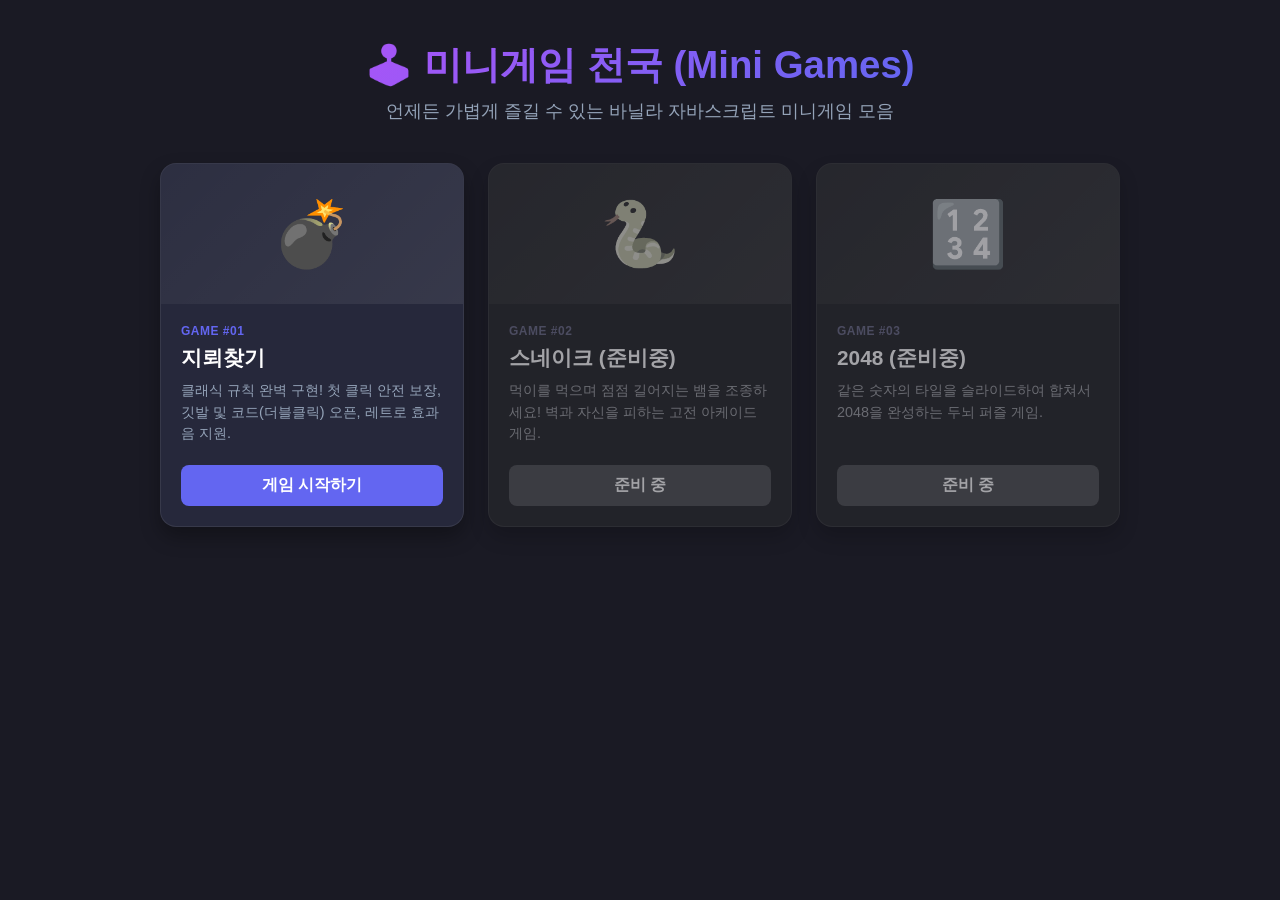
<file: index.html>
<!DOCTYPE html>
<html lang="ko">
<head>
  <meta charset="UTF-8">
  <meta name="viewport" content="width=device-width, initial-scale=1.0">
  <title>미니게임 천국 - Game Hub</title>
  <style>
    :root {
      --bg-color: #1a1a24;
      --card-bg: #26283b;
      --accent: #6366f1;
      --accent-hover: #4f46e5;
      --text: #ffffff;
      --text-muted: #94a3b8;
    }

    * {
      box-sizing: border-box;
      margin: 0;
      padding: 0;
    }

    body {
      background-color: var(--bg-color);
      color: var(--text);
      font-family: -apple-system, BlinkMacSystemFont, "Segoe UI", Roboto, "Helvetica Neue", Arial, sans-serif;
      min-height: 100vh;
      display: flex;
      flex-direction: column;
      align-items: center;
      padding: 40px 20px;
    }

    header {
      text-align: center;
      margin-bottom: 40px;
    }

    h1 {
      font-size: 2.4rem;
      font-weight: 800;
      background: linear-gradient(135deg, #a855f7, #6366f1);
      -webkit-background-clip: text;
      -webkit-text-fill-color: transparent;
      margin-bottom: 8px;
    }

    p.subtitle {
      color: var(--text-muted);
      font-size: 1.1rem;
    }

    .game-grid {
      display: grid;
      grid-template-columns: repeat(auto-fill, minmax(260px, 1fr));
      gap: 24px;
      width: 100%;
      max-width: 960px;
    }

    .game-card {
      background: var(--card-bg);
      border-radius: 16px;
      overflow: hidden;
      border: 1px solid rgba(255, 255, 255, 0.08);
      box-shadow: 0 10px 20px rgba(0,0,0,0.3);
      transition: all 0.3s cubic-bezier(0.4, 0, 0.2, 1);
      display: flex;
      flex-direction: column;
      position: relative;
    }

    .game-card:hover {
      transform: translateY(-6px);
      box-shadow: 0 18px 30px rgba(99, 102, 241, 0.25);
      border-color: rgba(99, 102, 241, 0.4);
    }

    .card-thumbnail {
      height: 140px;
      display: flex;
      align-items: center;
      justify-content: center;
      font-size: 64px;
      background: linear-gradient(135deg, rgba(255,255,255,0.03), rgba(255,255,255,0.08));
    }

    .card-content {
      padding: 20px;
      display: flex;
      flex-direction: column;
      flex: 1;
    }

    .card-tag {
      font-size: 12px;
      font-weight: bold;
      color: var(--accent);
      text-transform: uppercase;
      margin-bottom: 6px;
      letter-spacing: 0.5px;
    }

    .card-title {
      font-size: 1.3rem;
      font-weight: 700;
      margin-bottom: 8px;
    }

    .card-desc {
      font-size: 0.9rem;
      color: var(--text-muted);
      line-height: 1.5;
      margin-bottom: 20px;
      flex: 1;
    }

    .play-btn {
      display: inline-block;
      text-align: center;
      padding: 10px 16px;
      background-color: var(--accent);
      color: #fff;
      text-decoration: none;
      font-weight: 600;
      border-radius: 8px;
      transition: background 0.2s;
    }

    .play-btn:hover {
      background-color: var(--accent-hover);
    }

    .coming-soon {
      opacity: 0.6;
      filter: grayscale(0.8);
      cursor: not-allowed;
    }

    .coming-soon:hover {
      transform: none;
      box-shadow: none;
      border-color: rgba(255, 255, 255, 0.08);
    }

    .coming-soon .play-btn {
      background-color: #4b5563;
      pointer-events: none;
    }
  </style>
</head>
<body>

  <header>
    <h1>🕹️ 미니게임 천국 (Mini Games)</h1>
    <p class="subtitle">언제든 가볍게 즐길 수 있는 바닐라 자바스크립트 미니게임 모음</p>
  </header>

  <main class="game-grid">
    <!-- 게임 1: 지뢰찾기 -->
    <article class="game-card">
      <div class="card-thumbnail">💣</div>
      <div class="card-content">
        <span class="card-tag">Game #01</span>
        <h2 class="card-title">지뢰찾기</h2>
        <p class="card-desc">클래식 규칙 완벽 구현! 첫 클릭 안전 보장, 깃발 및 코드(더블클릭) 오픈, 레트로 효과음 지원.</p>
        <a href="games/minesweeper/index.html" class="play-btn">게임 시작하기</a>
      </div>
    </article>

    <!-- 게임 2: 예정 (스네이크) -->
    <article class="game-card coming-soon">
      <div class="card-thumbnail">🐍</div>
      <div class="card-content">
        <span class="card-tag">Game #02</span>
        <h2 class="card-title">스네이크 (준비중)</h2>
        <p class="card-desc">먹이를 먹으며 점점 길어지는 뱀을 조종하세요! 벽과 자신을 피하는 고전 아케이드 게임.</p>
        <span class="play-btn">준비 중</span>
      </div>
    </article>

    <!-- 게임 3: 예정 (2048) -->
    <article class="game-card coming-soon">
      <div class="card-thumbnail">🔢</div>
      <div class="card-content">
        <span class="card-tag">Game #03</span>
        <h2 class="card-title">2048 (준비중)</h2>
        <p class="card-desc">같은 숫자의 타일을 슬라이드하여 합쳐서 2048을 완성하는 두뇌 퍼즐 게임.</p>
        <span class="play-btn">준비 중</span>
      </div>
    </article>
  </main>

</body>
</html>
</file>
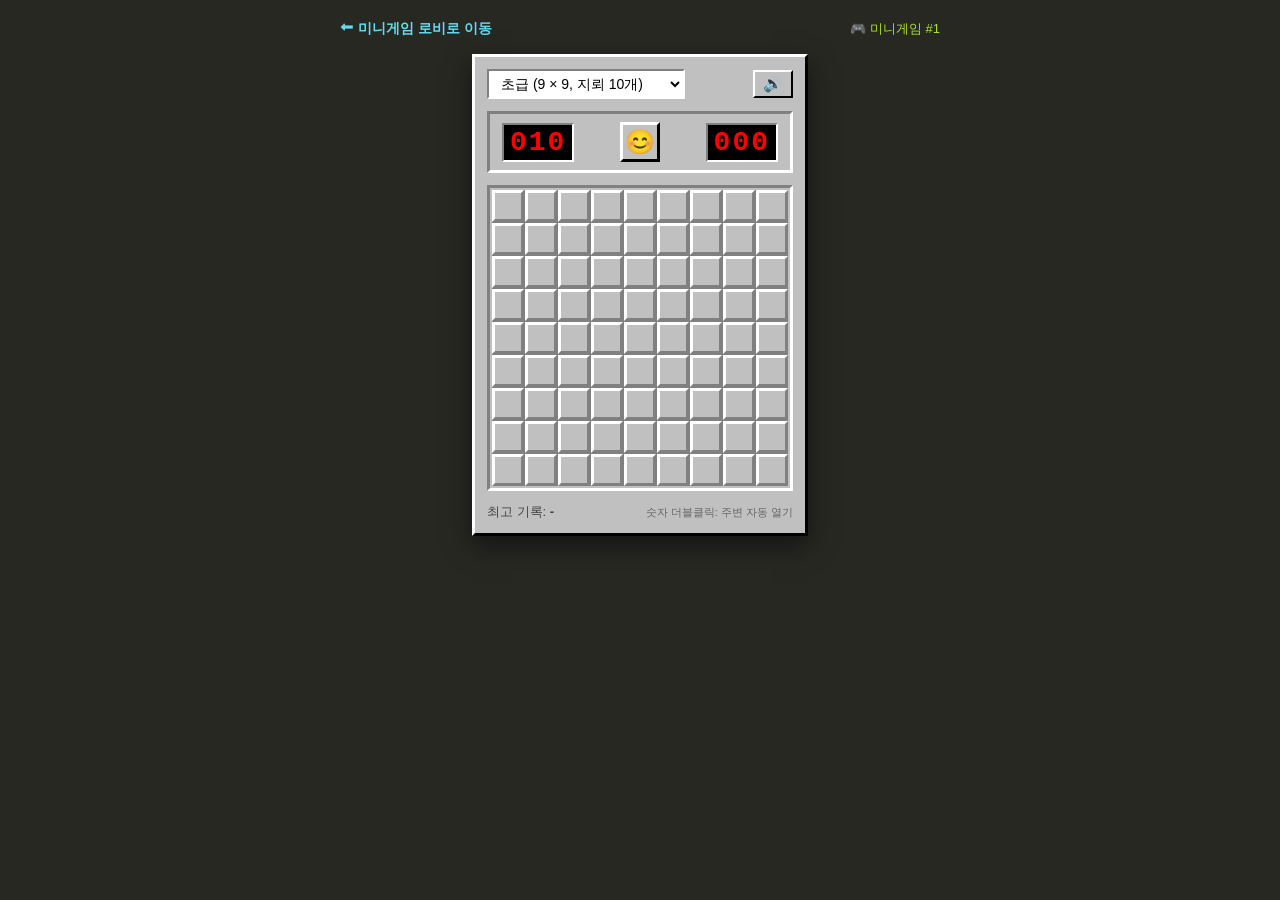
<file: games/minesweeper/index.html>
<!DOCTYPE html>
<html lang="ko">
<head>
  <meta charset="UTF-8">
  <meta name="viewport" content="width=device-width, initial-scale=1.0">
  <title>미니게임 #1 - 지뢰찾기 (Minesweeper)</title>
  <link rel="stylesheet" href="./css/style.css">
</head>
<body>

  <!-- 상단 네비게이션 (허브 이동 및 미니게임 번호) -->
  <header class="nav-bar">
    <a href="../../index.html" class="nav-link">⬅ 미니게임 로비로 이동</a>
    <span style="font-size: 13px; color: #a6e22e;">🎮 미니게임 #1</span>
  </header>

  <!-- 게임 메인 윈도우 -->
  <main class="game-window">
    <!-- 컨트롤 바 (난이도 선택 및 사운드 스위치) -->
    <div class="controls-bar">
      <select id="difficulty-select" class="difficulty-select">
        <option value="beginner">초급 (9 × 9, 지뢰 10개)</option>
        <option value="intermediate">중급 (16 × 16, 지뢰 40개)</option>
        <option value="expert">고급 (30 × 16, 지뢰 99개)</option>
      </select>
      <button id="sound-btn" class="btn-icon" title="효과음 켜기/끄기">🔊</button>
    </div>

    <!-- 클래식 스타일 상태 헤더 (지뢰 카운터, 스마일 리셋, 타이머) -->
    <div class="status-header">
      <div id="mines-count" class="lcd-display">010</div>
      <button id="face-btn" class="face-button" title="다시 시작">😊</button>
      <div id="timer" class="lcd-display">000</div>
    </div>

    <!-- 지뢰 보드 영역 -->
    <div class="board-container">
      <div id="board" class="board-grid"></div>
    </div>

    <!-- 모바일 전용 토글 버튼 (열기 / 깃발) -->
    <div class="mobile-toolbar">
      <button id="mode-dig" class="btn-icon active">⛏️ 열기 모드</button>
      <button id="mode-flag" class="btn-icon">🚩 깃발 모드</button>
    </div>

    <!-- 하단 부가 정보 -->
    <footer class="footer-info">
      <div>최고 기록: <strong id="best-time">-</strong></div>
      <div style="font-size: 11px; color: #666;">숫자 더블클릭: 주변 자동 열기</div>
    </footer>
  </main>

  <script src="./js/main.js"></script>
</body>
</html>
</file>
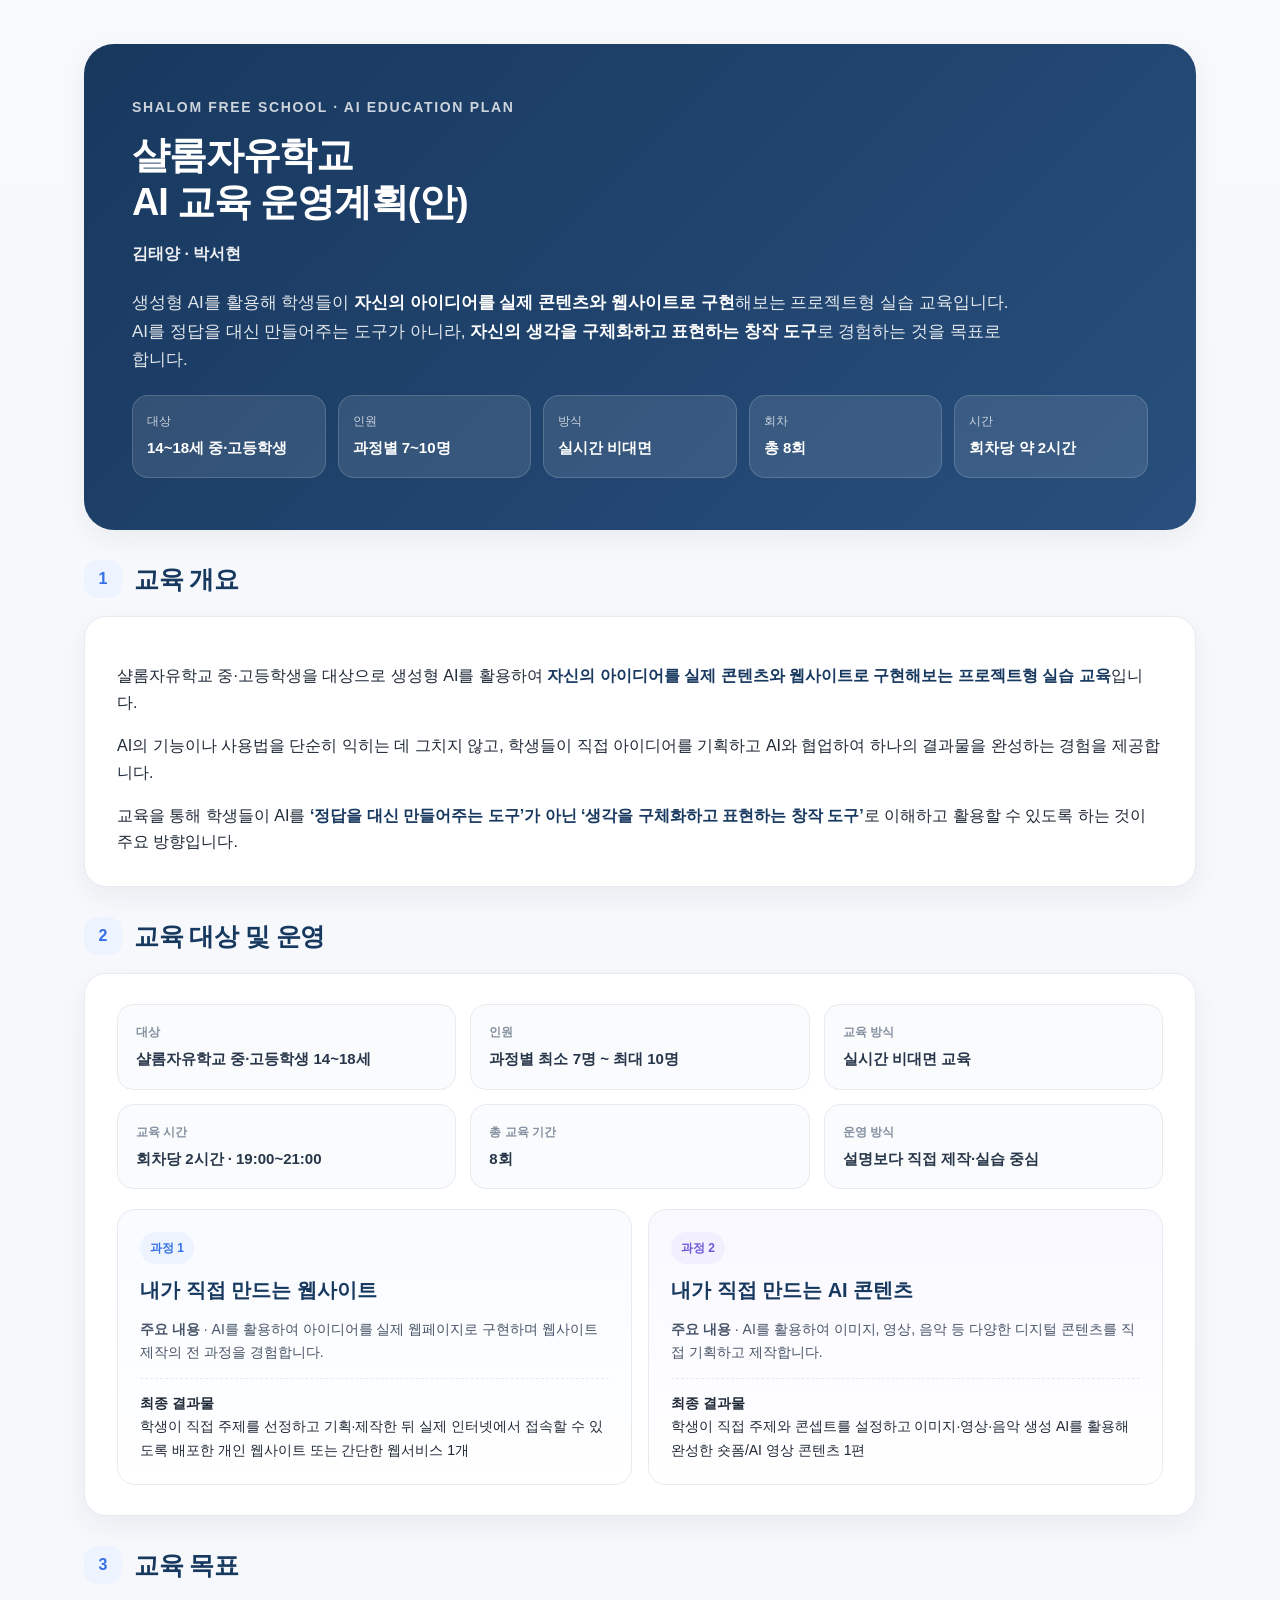
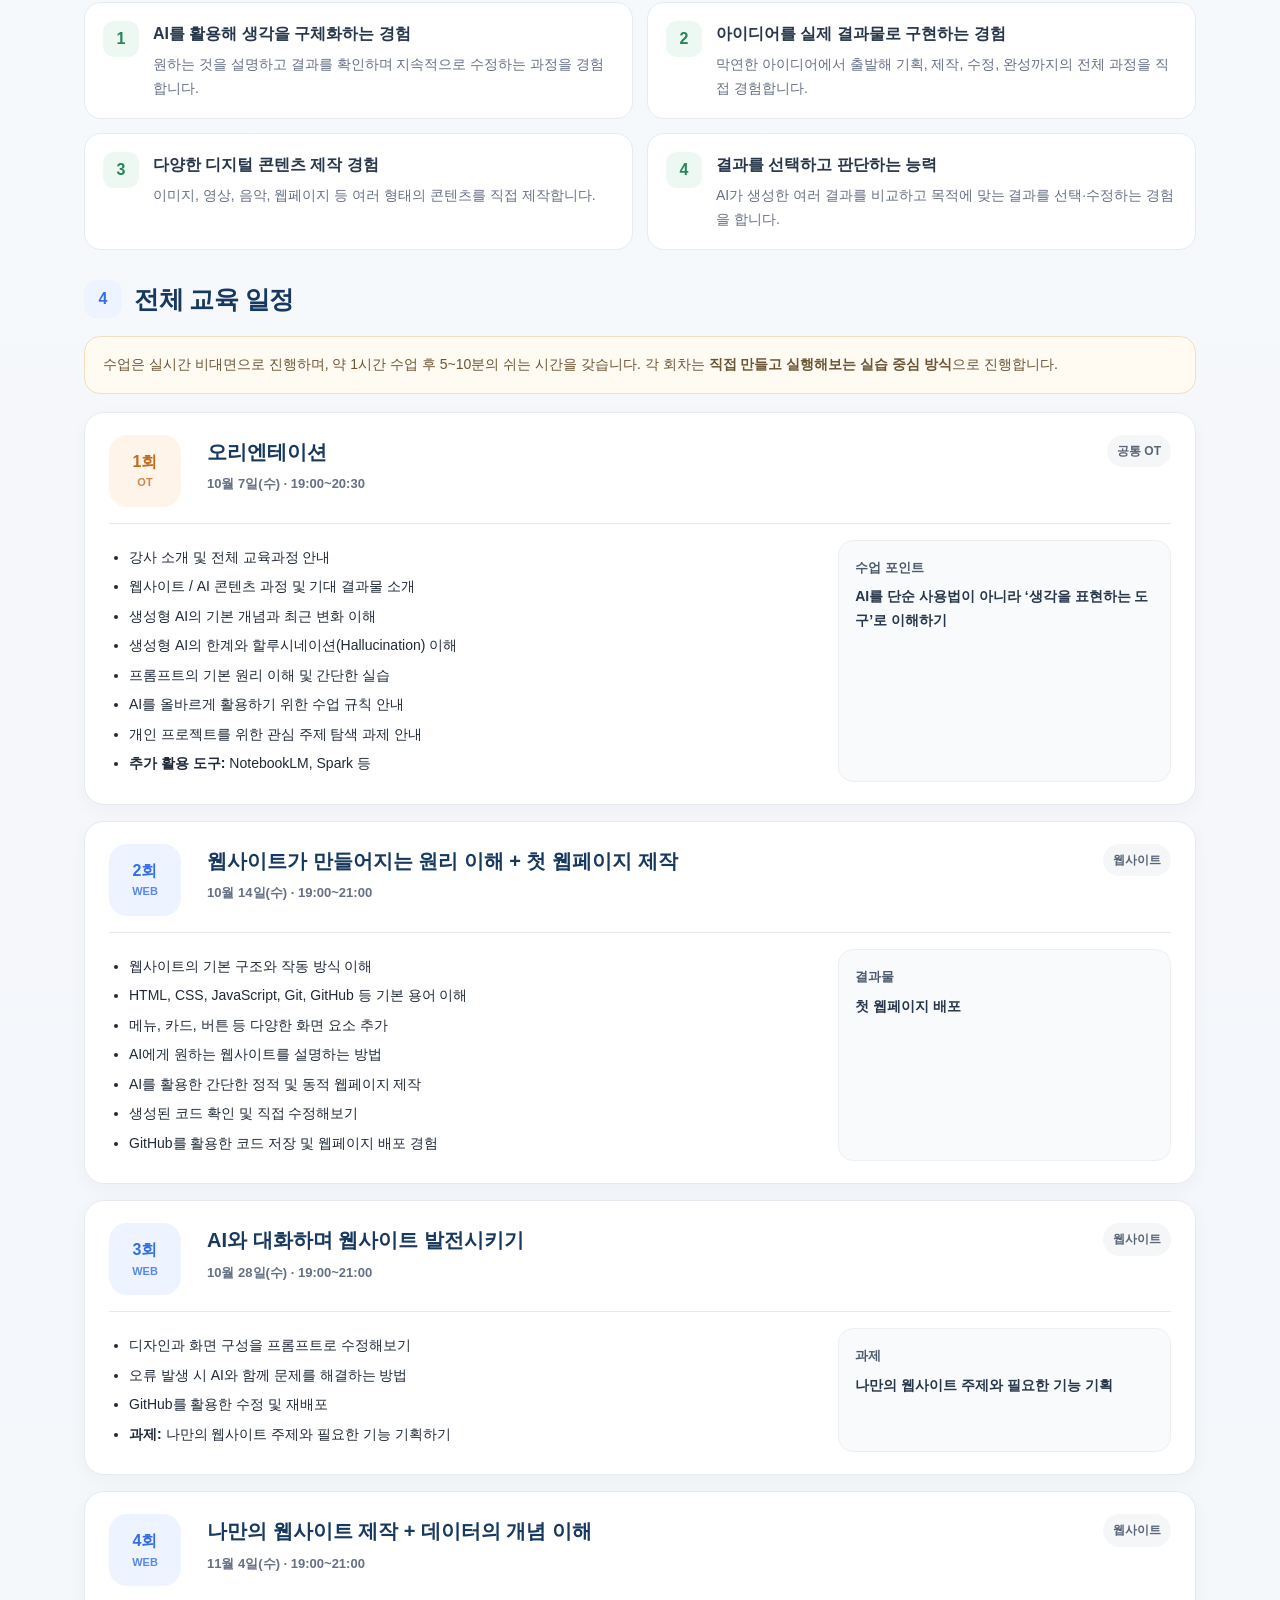
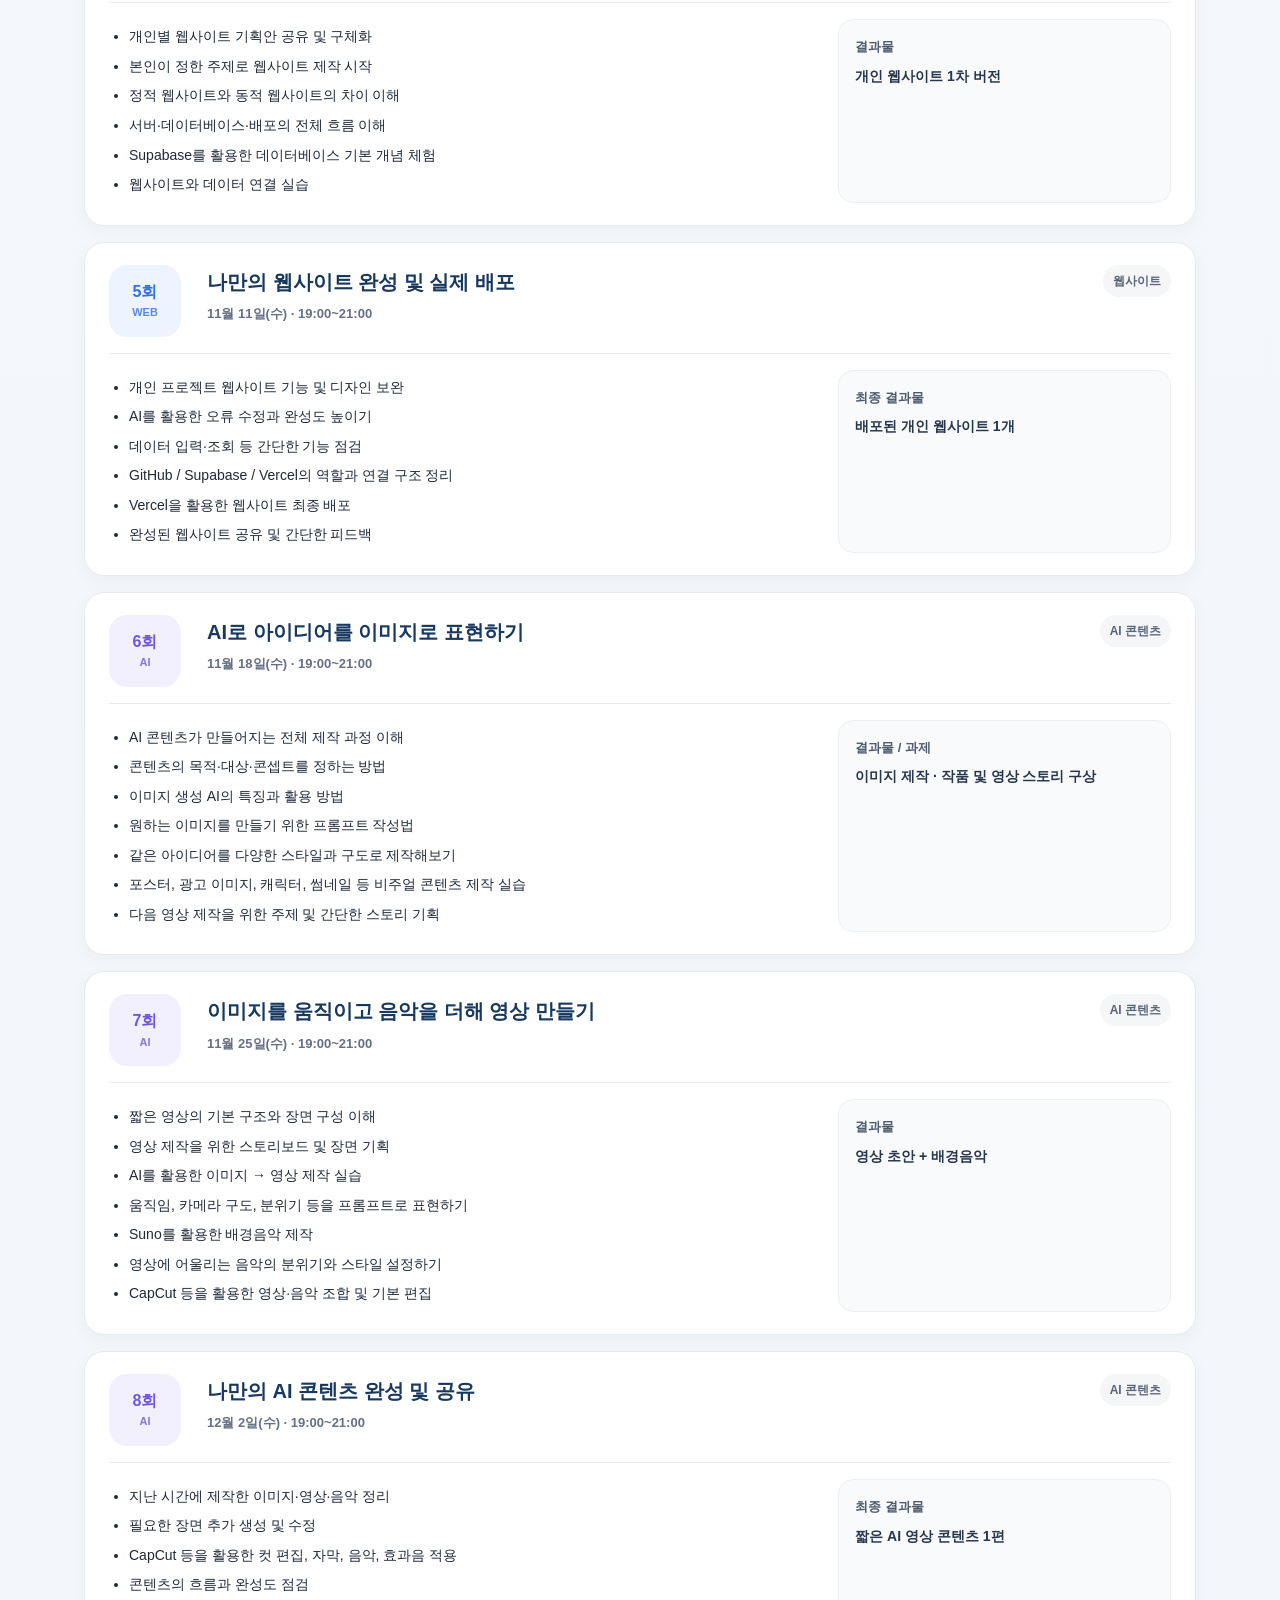
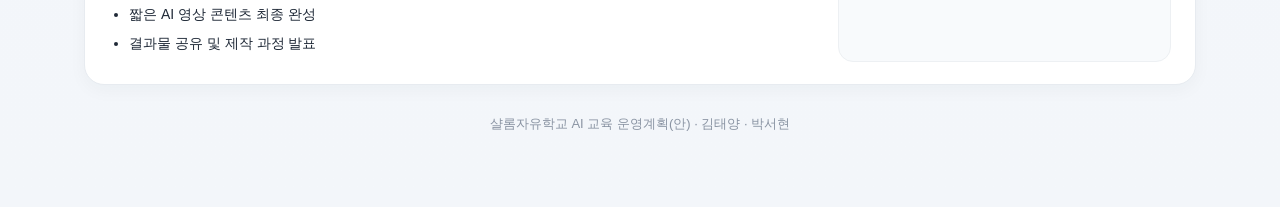
<file: education.html>
<!DOCTYPE html>
<html lang="ko">
<head>
  <meta charset="UTF-8" />
  <meta name="viewport" content="width=device-width, initial-scale=1.0" />
  <title>샬롬자유학교 AI 교육 운영계획(안)</title>
  <style>
    :root{
      --bg:#f5f7fb;
      --card:#ffffff;
      --text:#1f2937;
      --muted:#667085;
      --line:#e7ebf0;
      --navy:#17385f;
      --blue:#356fe5;
      --blue-soft:#edf3ff;
      --violet:#7057d9;
      --violet-soft:#f2efff;
      --green:#23855c;
      --green-soft:#eef8f3;
      --orange:#c46a1b;
      --orange-soft:#fff4e9;
      --shadow:0 10px 28px rgba(31,41,55,.06);
      --radius:22px;
    }
    *{box-sizing:border-box}
    html{scroll-behavior:smooth}
    body{
      margin:0;
      font-family:Pretendard,"Noto Sans KR","Apple SD Gothic Neo","Malgun Gothic",sans-serif;
      background:linear-gradient(180deg,#f7f9fc 0%,#f3f6fa 100%);
      color:var(--text);
      line-height:1.68;
    }
    a{color:inherit}
    .wrap{max-width:1160px;margin:0 auto;padding:44px 24px 72px}
    .hero{
      padding:52px 48px;
      border-radius:30px;
      background:linear-gradient(135deg,#18385e 0%,#284f7d 100%);
      color:#fff;
      box-shadow:var(--shadow);
    }
    .hero .kicker{font-size:14px;font-weight:800;letter-spacing:.12em;opacity:.78;margin-bottom:12px}
    .hero h1{margin:0;font-size:38px;line-height:1.25;font-weight:850;letter-spacing:-.03em}
    .hero .authors{margin-top:14px;font-size:16px;font-weight:700;opacity:.92}
    .hero p{max-width:880px;margin:22px 0 0;color:rgba(255,255,255,.88);font-size:17px}
    .hero strong{color:#fff}
    .summary{
      display:grid;grid-template-columns:repeat(5,1fr);gap:12px;margin-top:20px
    }
    .summary div{
      background:rgba(255,255,255,.10);
      border:1px solid rgba(255,255,255,.16);
      border-radius:16px;padding:15px 14px
    }
    .summary span{display:block;font-size:12px;opacity:.75;margin-bottom:4px}
    .summary b{font-size:15px}
    .section{margin-top:28px}
    .section-title{
      display:flex;align-items:center;gap:12px;margin-bottom:16px
    }
    .section-title .num{
      width:38px;height:38px;border-radius:13px;background:var(--blue-soft);color:var(--blue);
      display:flex;align-items:center;justify-content:center;font-weight:850;flex:0 0 auto
    }
    .section-title h2{margin:0;color:var(--navy);font-size:25px;letter-spacing:-.02em}
    .card{
      background:var(--card);border:1px solid var(--line);border-radius:var(--radius);
      padding:30px 32px;box-shadow:var(--shadow)
    }
    .intro{font-size:16px}
    .intro strong{color:var(--navy)}
    .meta-grid{display:grid;grid-template-columns:repeat(3,1fr);gap:14px}
    .meta{
      background:#fafbfc;border:1px solid var(--line);border-radius:16px;padding:17px 18px
    }
    .meta .label{font-size:12px;font-weight:800;color:#8490a0;margin-bottom:4px}
    .meta .value{font-size:15px;font-weight:750;color:#27364a}
    .tracks{display:grid;grid-template-columns:1fr 1fr;gap:16px;margin-top:20px}
    .track{border-radius:18px;padding:22px;border:1px solid var(--line)}
    .track.web{background:linear-gradient(180deg,#f8fbff 0%,#fff 100%)}
    .track.ai{background:linear-gradient(180deg,#faf8ff 0%,#fff 100%)}
    .tag{display:inline-block;padding:6px 10px;border-radius:999px;font-size:12px;font-weight:800;margin-bottom:10px}
    .tag.web{background:var(--blue-soft);color:var(--blue)}
    .tag.ai{background:var(--violet-soft);color:var(--violet)}
    .track h3{margin:0 0 10px;font-size:20px;color:var(--navy)}
    .track p{margin:7px 0;font-size:14px;color:#485568}
    .track .result{
      margin-top:13px;padding-top:13px;border-top:1px dashed var(--line);font-size:14px
    }
    .goals{display:grid;grid-template-columns:repeat(2,1fr);gap:14px}
    .goal{
      display:flex;gap:14px;padding:18px;border:1px solid var(--line);border-radius:17px;background:#fff
    }
    .goal .gnum{
      width:36px;height:36px;border-radius:11px;background:var(--green-soft);color:var(--green);
      display:flex;align-items:center;justify-content:center;font-weight:850;flex:0 0 auto
    }
    .goal h4{margin:0 0 5px;font-size:16px;color:#27364a}
    .goal p{margin:0;font-size:14px;color:var(--muted)}
    .notice{
      background:#fffaf2;border:1px solid #f2dfbe;border-radius:16px;padding:16px 18px;
      font-size:14px;color:#6b5535;margin-bottom:18px
    }
    .timeline{display:grid;gap:16px}
    .session{
      background:#fff;border:1px solid var(--line);border-radius:20px;padding:22px 24px;
      box-shadow:0 5px 18px rgba(31,41,55,.04)
    }
    .session-top{
      display:grid;grid-template-columns:82px 1fr auto;gap:16px;align-items:start
    }
    .round{
      width:72px;height:72px;border-radius:18px;background:var(--blue-soft);color:var(--blue);
      display:flex;flex-direction:column;align-items:center;justify-content:center;font-weight:850;line-height:1.15
    }
    .round small{font-size:11px;margin-top:5px;opacity:.8}
    .session.ai .round{background:var(--violet-soft);color:var(--violet)}
    .session.ot .round{background:var(--orange-soft);color:var(--orange)}
    .session h3{margin:1px 0 4px;font-size:20px;color:var(--navy)}
    .session .date{font-size:13px;color:var(--muted);font-weight:650}
    .type{
      font-size:12px;font-weight:800;padding:6px 10px;border-radius:999px;background:#f4f6f8;color:#596577
    }
    .session-body{
      display:grid;grid-template-columns:1.7fr .8fr;gap:22px;margin-top:16px;padding-top:16px;border-top:1px solid var(--line)
    }
    .session ul{margin:0;padding-left:20px}
    .session li{margin:6px 0;font-size:14px}
    .outcome{
      background:#f8fafc;border-radius:15px;padding:16px;border:1px solid #edf0f3
    }
    .outcome b{display:block;font-size:13px;color:#4d5a6b;margin-bottom:7px}
    .outcome p{margin:0;font-size:14px;font-weight:750;color:#27364a}
    .footer{text-align:center;color:#8a94a3;font-size:13px;margin-top:28px}
    @media(max-width:900px){
      .summary{grid-template-columns:repeat(2,1fr)}
      .meta-grid{grid-template-columns:repeat(2,1fr)}
      .tracks,.goals{grid-template-columns:1fr}
      .session-body{grid-template-columns:1fr}
    }
    @media(max-width:640px){
      .wrap{padding:22px 13px 44px}
      .hero{padding:36px 23px;border-radius:22px}
      .hero h1{font-size:29px}
      .summary{grid-template-columns:1fr 1fr}
      .meta-grid{grid-template-columns:1fr}
      .card{padding:23px 20px}
      .section-title h2{font-size:22px}
      .session{padding:19px}
      .session-top{grid-template-columns:64px 1fr}
      .round{width:58px;height:58px;border-radius:15px}
      .type{grid-column:2;justify-self:start}
    }
  </style>
</head>
<body>
  <main class="wrap">

    <section class="hero">
      <div class="kicker">SHALOM FREE SCHOOL · AI EDUCATION PLAN</div>
      <h1>샬롬자유학교<br>AI 교육 운영계획(안)</h1>
      <div class="authors">김태양 · 박서현</div>
      <p>
        생성형 AI를 활용해 학생들이 <strong>자신의 아이디어를 실제 콘텐츠와 웹사이트로 구현</strong>해보는
        프로젝트형 실습 교육입니다. AI를 정답을 대신 만들어주는 도구가 아니라,
        <strong>자신의 생각을 구체화하고 표현하는 창작 도구</strong>로 경험하는 것을 목표로 합니다.
      </p>
      <div class="summary">
        <div><span>대상</span><b>14~18세 중·고등학생</b></div>
        <div><span>인원</span><b>과정별 7~10명</b></div>
        <div><span>방식</span><b>실시간 비대면</b></div>
        <div><span>회차</span><b>총 8회</b></div>
        <div><span>시간</span><b>회차당 약 2시간</b></div>
      </div>
    </section>

    <section class="section">
      <div class="section-title"><div class="num">1</div><h2>교육 개요</h2></div>
      <div class="card intro">
        <p>
          샬롬자유학교 중·고등학생을 대상으로 생성형 AI를 활용하여
          <strong>자신의 아이디어를 실제 콘텐츠와 웹사이트로 구현해보는 프로젝트형 실습 교육</strong>입니다.
        </p>
        <p>
          AI의 기능이나 사용법을 단순히 익히는 데 그치지 않고, 학생들이 직접 아이디어를 기획하고
          AI와 협업하여 하나의 결과물을 완성하는 경험을 제공합니다.
        </p>
        <p style="margin-bottom:0">
          교육을 통해 학생들이 AI를 <strong>‘정답을 대신 만들어주는 도구’가 아닌
          ‘생각을 구체화하고 표현하는 창작 도구’</strong>로 이해하고 활용할 수 있도록 하는 것이 주요 방향입니다.
        </p>
      </div>
    </section>

    <section class="section">
      <div class="section-title"><div class="num">2</div><h2>교육 대상 및 운영</h2></div>
      <div class="card">
        <div class="meta-grid">
          <div class="meta"><div class="label">대상</div><div class="value">샬롬자유학교 중·고등학생 14~18세</div></div>
          <div class="meta"><div class="label">인원</div><div class="value">과정별 최소 7명 ~ 최대 10명</div></div>
          <div class="meta"><div class="label">교육 방식</div><div class="value">실시간 비대면 교육</div></div>
          <div class="meta"><div class="label">교육 시간</div><div class="value">회차당 2시간 · 19:00~21:00</div></div>
          <div class="meta"><div class="label">총 교육 기간</div><div class="value">8회</div></div>
          <div class="meta"><div class="label">운영 방식</div><div class="value">설명보다 직접 제작·실습 중심</div></div>
        </div>

        <div class="tracks">
          <div class="track web">
            <span class="tag web">과정 1</span>
            <h3>내가 직접 만드는 웹사이트</h3>
            <p><strong>주요 내용</strong> · AI를 활용하여 아이디어를 실제 웹페이지로 구현하며 웹사이트 제작의 전 과정을 경험합니다.</p>
            <div class="result"><strong>최종 결과물</strong><br>학생이 직접 주제를 선정하고 기획·제작한 뒤 실제 인터넷에서 접속할 수 있도록 배포한 개인 웹사이트 또는 간단한 웹서비스 1개</div>
          </div>

          <div class="track ai">
            <span class="tag ai">과정 2</span>
            <h3>내가 직접 만드는 AI 콘텐츠</h3>
            <p><strong>주요 내용</strong> · AI를 활용하여 이미지, 영상, 음악 등 다양한 디지털 콘텐츠를 직접 기획하고 제작합니다.</p>
            <div class="result"><strong>최종 결과물</strong><br>학생이 직접 주제와 콘셉트를 설정하고 이미지·영상·음악 생성 AI를 활용해 완성한 숏폼/AI 영상 콘텐츠 1편</div>
          </div>
        </div>
      </div>
    </section>

    <section class="section">
      <div class="section-title"><div class="num">3</div><h2>교육 목표</h2></div>
      <div class="goals">
        <div class="goal">
          <div class="gnum">1</div>
          <div><h4>AI를 활용해 생각을 구체화하는 경험</h4><p>원하는 것을 설명하고 결과를 확인하며 지속적으로 수정하는 과정을 경험합니다.</p></div>
        </div>
        <div class="goal">
          <div class="gnum">2</div>
          <div><h4>아이디어를 실제 결과물로 구현하는 경험</h4><p>막연한 아이디어에서 출발해 기획, 제작, 수정, 완성까지의 전체 과정을 직접 경험합니다.</p></div>
        </div>
        <div class="goal">
          <div class="gnum">3</div>
          <div><h4>다양한 디지털 콘텐츠 제작 경험</h4><p>이미지, 영상, 음악, 웹페이지 등 여러 형태의 콘텐츠를 직접 제작합니다.</p></div>
        </div>
        <div class="goal">
          <div class="gnum">4</div>
          <div><h4>결과를 선택하고 판단하는 능력</h4><p>AI가 생성한 여러 결과를 비교하고 목적에 맞는 결과를 선택·수정하는 경험을 합니다.</p></div>
        </div>
      </div>
    </section>

    <section class="section">
      <div class="section-title"><div class="num">4</div><h2>전체 교육 일정</h2></div>

      <div class="notice">
        수업은 실시간 비대면으로 진행하며, 약 1시간 수업 후 5~10분의 쉬는 시간을 갖습니다.
        각 회차는 <strong>직접 만들고 실행해보는 실습 중심 방식</strong>으로 진행합니다.
      </div>

      <div class="timeline">

        <article class="session ot">
          <div class="session-top">
            <div class="round">1회<small>OT</small></div>
            <div>
              <h3>오리엔테이션</h3>
              <div class="date">10월 7일(수) · 19:00~20:30</div>
            </div>
            <div class="type">공통 OT</div>
          </div>
          <div class="session-body">
            <ul>
              <li>강사 소개 및 전체 교육과정 안내</li>
              <li>웹사이트 / AI 콘텐츠 과정 및 기대 결과물 소개</li>
              <li>생성형 AI의 기본 개념과 최근 변화 이해</li>
              <li>생성형 AI의 한계와 할루시네이션(Hallucination) 이해</li>
              <li>프롬프트의 기본 원리 이해 및 간단한 실습</li>
              <li>AI를 올바르게 활용하기 위한 수업 규칙 안내</li>
              <li>개인 프로젝트를 위한 관심 주제 탐색 과제 안내</li>
              <li><strong>추가 활용 도구:</strong> NotebookLM, Spark 등</li>
            </ul>
            <div class="outcome">
              <b>수업 포인트</b>
              <p>AI를 단순 사용법이 아니라 ‘생각을 표현하는 도구’로 이해하기</p>
            </div>
          </div>
        </article>

        <article class="session">
          <div class="session-top">
            <div class="round">2회<small>WEB</small></div>
            <div>
              <h3>웹사이트가 만들어지는 원리 이해 + 첫 웹페이지 제작</h3>
              <div class="date">10월 14일(수) · 19:00~21:00</div>
            </div>
            <div class="type">웹사이트</div>
          </div>
          <div class="session-body">
            <ul>
              <li>웹사이트의 기본 구조와 작동 방식 이해</li>
              <li>HTML, CSS, JavaScript, Git, GitHub 등 기본 용어 이해</li>
              <li>메뉴, 카드, 버튼 등 다양한 화면 요소 추가</li>
              <li>AI에게 원하는 웹사이트를 설명하는 방법</li>
              <li>AI를 활용한 간단한 정적 및 동적 웹페이지 제작</li>
              <li>생성된 코드 확인 및 직접 수정해보기</li>
              <li>GitHub를 활용한 코드 저장 및 웹페이지 배포 경험</li>
            </ul>
            <div class="outcome">
              <b>결과물</b>
              <p>첫 웹페이지 배포</p>
            </div>
          </div>
        </article>

        <article class="session">
          <div class="session-top">
            <div class="round">3회<small>WEB</small></div>
            <div>
              <h3>AI와 대화하며 웹사이트 발전시키기</h3>
              <div class="date">10월 28일(수) · 19:00~21:00</div>
            </div>
            <div class="type">웹사이트</div>
          </div>
          <div class="session-body">
            <ul>
              <li>디자인과 화면 구성을 프롬프트로 수정해보기</li>
              <li>오류 발생 시 AI와 함께 문제를 해결하는 방법</li>
              <li>GitHub를 활용한 수정 및 재배포</li>
              <li><strong>과제:</strong> 나만의 웹사이트 주제와 필요한 기능 기획하기</li>
            </ul>
            <div class="outcome">
              <b>과제</b>
              <p>나만의 웹사이트 주제와 필요한 기능 기획</p>
            </div>
          </div>
        </article>

        <article class="session">
          <div class="session-top">
            <div class="round">4회<small>WEB</small></div>
            <div>
              <h3>나만의 웹사이트 제작 + 데이터의 개념 이해</h3>
              <div class="date">11월 4일(수) · 19:00~21:00</div>
            </div>
            <div class="type">웹사이트</div>
          </div>
          <div class="session-body">
            <ul>
              <li>개인별 웹사이트 기획안 공유 및 구체화</li>
              <li>본인이 정한 주제로 웹사이트 제작 시작</li>
              <li>정적 웹사이트와 동적 웹사이트의 차이 이해</li>
              <li>서버·데이터베이스·배포의 전체 흐름 이해</li>
              <li>Supabase를 활용한 데이터베이스 기본 개념 체험</li>
              <li>웹사이트와 데이터 연결 실습</li>
            </ul>
            <div class="outcome">
              <b>결과물</b>
              <p>개인 웹사이트 1차 버전</p>
            </div>
          </div>
        </article>

        <article class="session">
          <div class="session-top">
            <div class="round">5회<small>WEB</small></div>
            <div>
              <h3>나만의 웹사이트 완성 및 실제 배포</h3>
              <div class="date">11월 11일(수) · 19:00~21:00</div>
            </div>
            <div class="type">웹사이트</div>
          </div>
          <div class="session-body">
            <ul>
              <li>개인 프로젝트 웹사이트 기능 및 디자인 보완</li>
              <li>AI를 활용한 오류 수정과 완성도 높이기</li>
              <li>데이터 입력·조회 등 간단한 기능 점검</li>
              <li>GitHub / Supabase / Vercel의 역할과 연결 구조 정리</li>
              <li>Vercel을 활용한 웹사이트 최종 배포</li>
              <li>완성된 웹사이트 공유 및 간단한 피드백</li>
            </ul>
            <div class="outcome">
              <b>최종 결과물</b>
              <p>배포된 개인 웹사이트 1개</p>
            </div>
          </div>
        </article>

        <article class="session ai">
          <div class="session-top">
            <div class="round">6회<small>AI</small></div>
            <div>
              <h3>AI로 아이디어를 이미지로 표현하기</h3>
              <div class="date">11월 18일(수) · 19:00~21:00</div>
            </div>
            <div class="type">AI 콘텐츠</div>
          </div>
          <div class="session-body">
            <ul>
              <li>AI 콘텐츠가 만들어지는 전체 제작 과정 이해</li>
              <li>콘텐츠의 목적·대상·콘셉트를 정하는 방법</li>
              <li>이미지 생성 AI의 특징과 활용 방법</li>
              <li>원하는 이미지를 만들기 위한 프롬프트 작성법</li>
              <li>같은 아이디어를 다양한 스타일과 구도로 제작해보기</li>
              <li>포스터, 광고 이미지, 캐릭터, 썸네일 등 비주얼 콘텐츠 제작 실습</li>
              <li>다음 영상 제작을 위한 주제 및 간단한 스토리 기획</li>
            </ul>
            <div class="outcome">
              <b>결과물 / 과제</b>
              <p>이미지 제작 · 작품 및 영상 스토리 구상</p>
            </div>
          </div>
        </article>

        <article class="session ai">
          <div class="session-top">
            <div class="round">7회<small>AI</small></div>
            <div>
              <h3>이미지를 움직이고 음악을 더해 영상 만들기</h3>
              <div class="date">11월 25일(수) · 19:00~21:00</div>
            </div>
            <div class="type">AI 콘텐츠</div>
          </div>
          <div class="session-body">
            <ul>
              <li>짧은 영상의 기본 구조와 장면 구성 이해</li>
              <li>영상 제작을 위한 스토리보드 및 장면 기획</li>
              <li>AI를 활용한 이미지 → 영상 제작 실습</li>
              <li>움직임, 카메라 구도, 분위기 등을 프롬프트로 표현하기</li>
              <li>Suno를 활용한 배경음악 제작</li>
              <li>영상에 어울리는 음악의 분위기와 스타일 설정하기</li>
              <li>CapCut 등을 활용한 영상·음악 조합 및 기본 편집</li>
            </ul>
            <div class="outcome">
              <b>결과물</b>
              <p>영상 초안 + 배경음악</p>
            </div>
          </div>
        </article>

        <article class="session ai">
          <div class="session-top">
            <div class="round">8회<small>AI</small></div>
            <div>
              <h3>나만의 AI 콘텐츠 완성 및 공유</h3>
              <div class="date">12월 2일(수) · 19:00~21:00</div>
            </div>
            <div class="type">AI 콘텐츠</div>
          </div>
          <div class="session-body">
            <ul>
              <li>지난 시간에 제작한 이미지·영상·음악 정리</li>
              <li>필요한 장면 추가 생성 및 수정</li>
              <li>CapCut 등을 활용한 컷 편집, 자막, 음악, 효과음 적용</li>
              <li>콘텐츠의 흐름과 완성도 점검</li>
              <li>짧은 AI 영상 콘텐츠 최종 완성</li>
              <li>결과물 공유 및 제작 과정 발표</li>
            </ul>
            <div class="outcome">
              <b>최종 결과물</b>
              <p>짧은 AI 영상 콘텐츠 1편</p>
            </div>
          </div>
        </article>

      </div>
    </section>

    <div class="footer">샬롬자유학교 AI 교육 운영계획(안) · 김태양 · 박서현</div>
  </main>
</body>
</html>
</file>
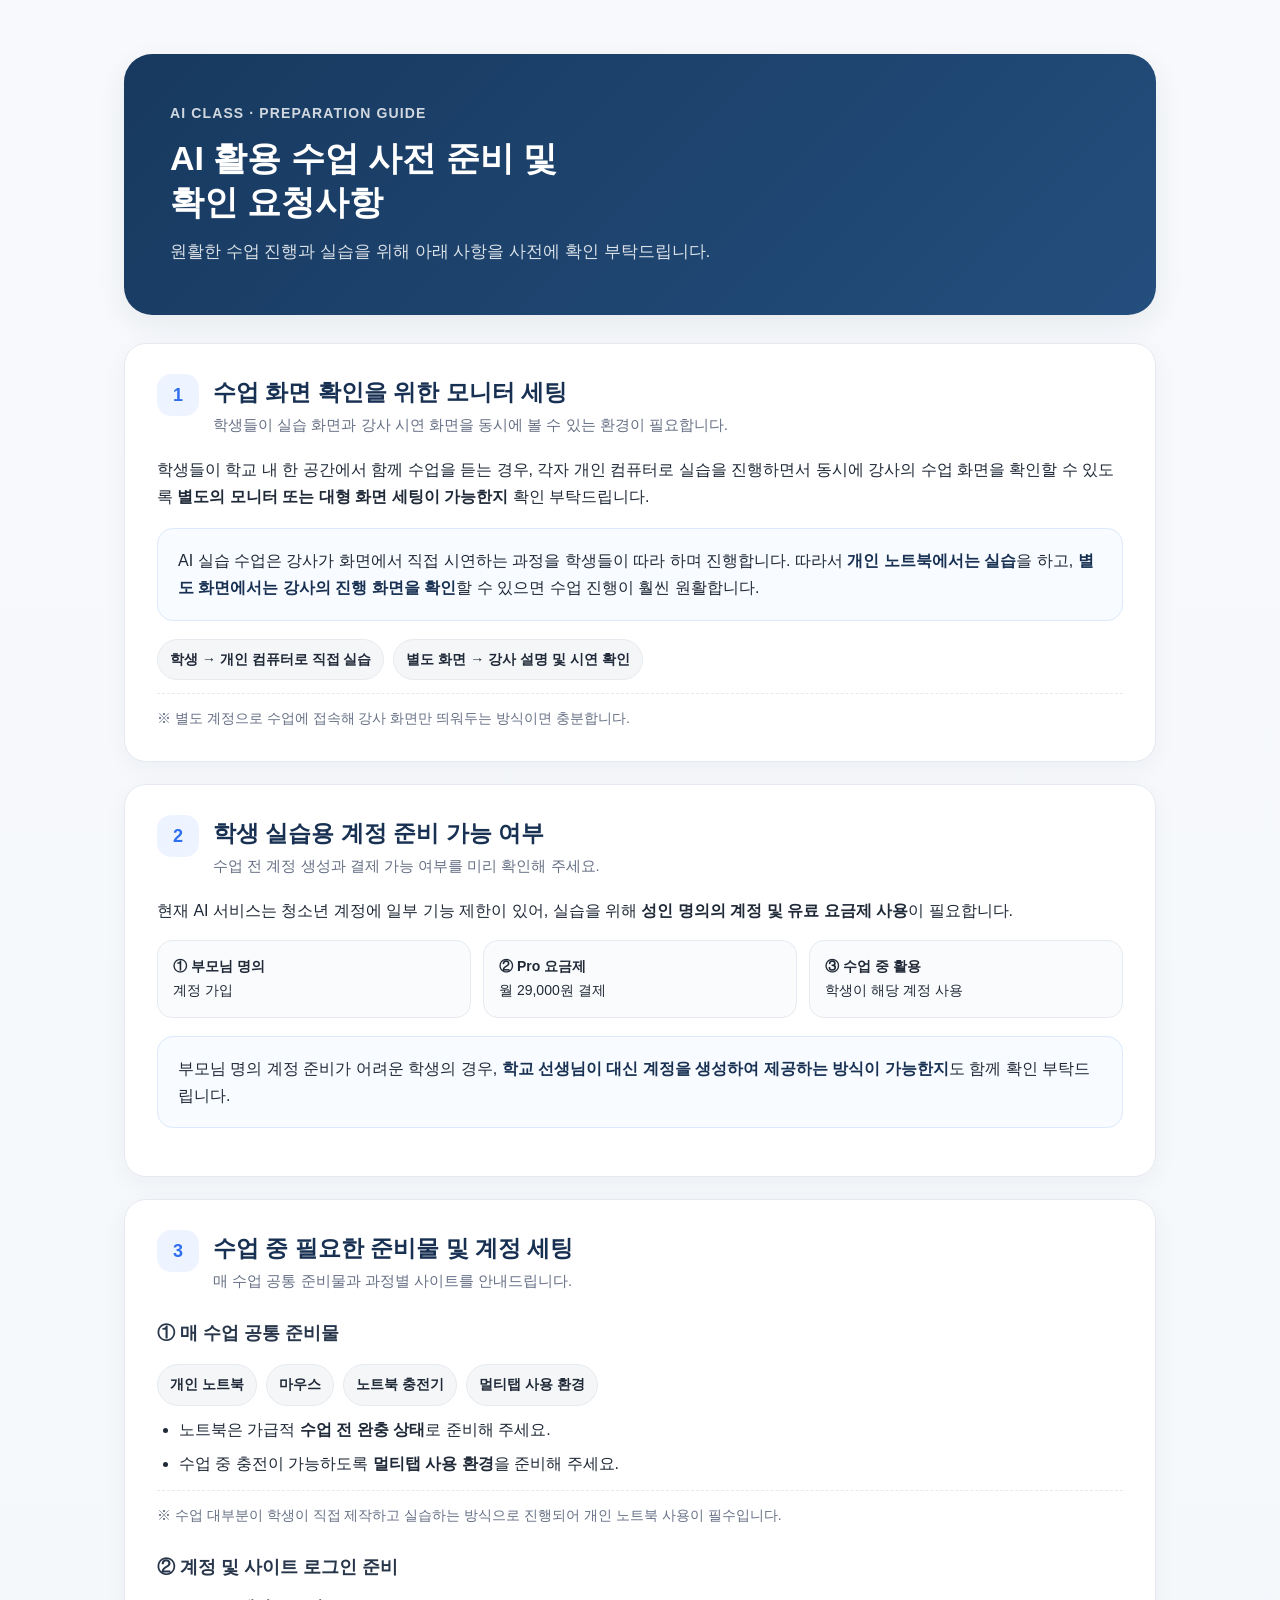
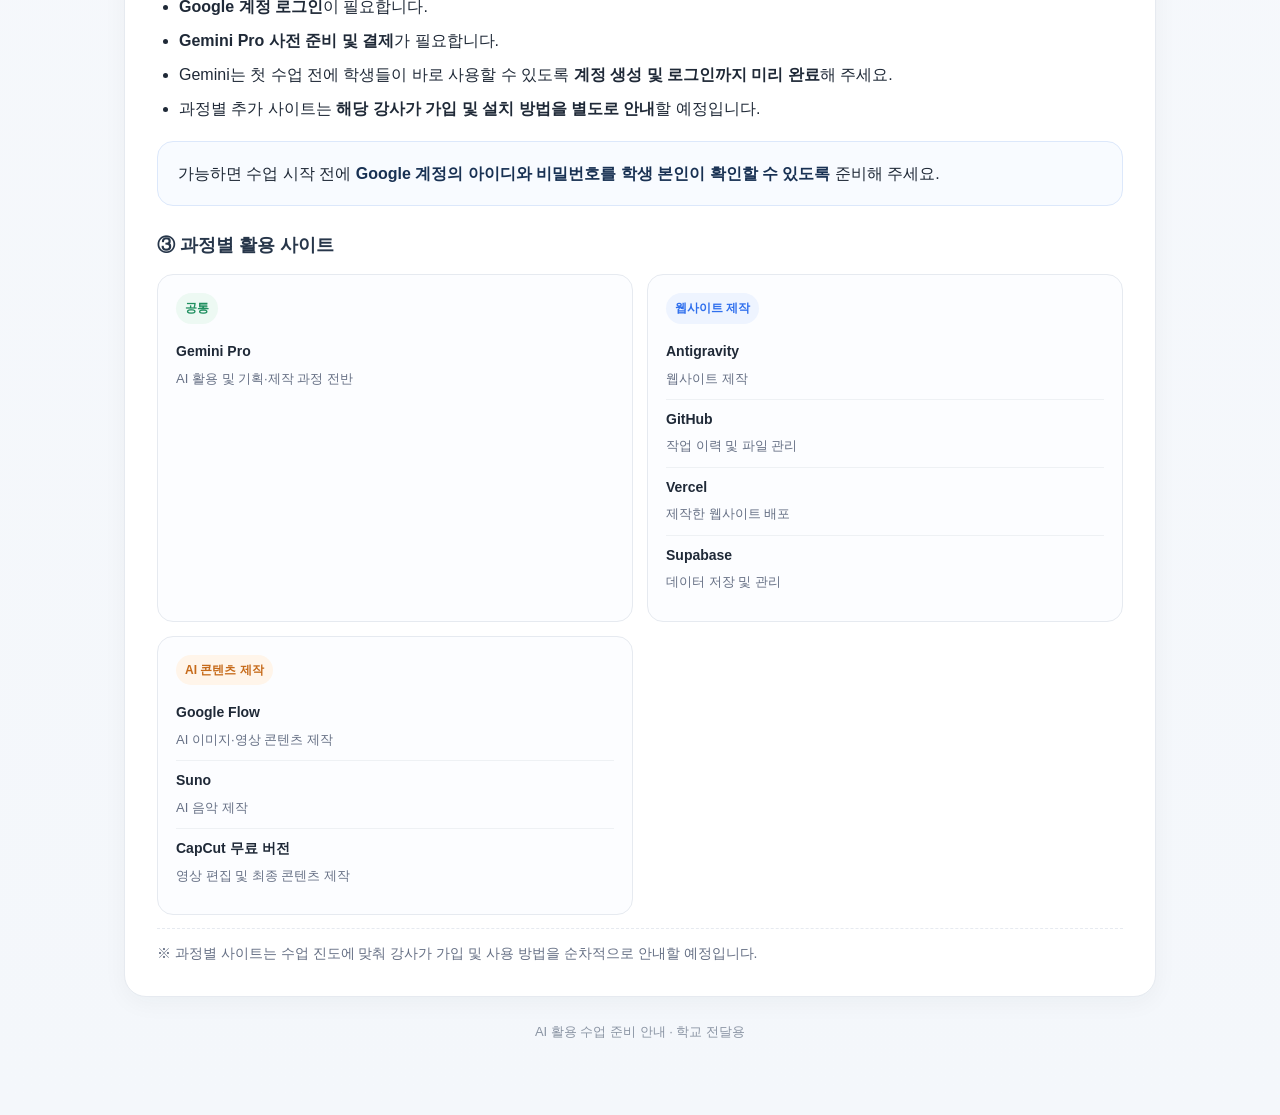
<file: guide.html>
<!DOCTYPE html>
<html lang="ko">
<head>
  <meta charset="UTF-8" />
  <meta name="viewport" content="width=device-width, initial-scale=1.0" />
  <title>AI 활용 수업 사전 준비 및 확인 요청사항</title>
  <style>
    :root{
      --bg:#f6f8fb;
      --card:#ffffff;
      --text:#1f2937;
      --muted:#667085;
      --line:#e6eaf0;
      --navy:#183153;
      --blue:#2f6fed;
      --blue-soft:#eef4ff;
      --green:#1f8f5f;
      --green-soft:#edf9f3;
      --orange:#c66a19;
      --orange-soft:#fff5ea;
      --shadow:0 10px 30px rgba(31,41,55,.07);
      --radius:22px;
    }
    *{box-sizing:border-box}
    body{
      margin:0;
      font-family:Pretendard, "Noto Sans KR", "Apple SD Gothic Neo", "Malgun Gothic", sans-serif;
      background:linear-gradient(180deg,#f7f9fc 0%,#f4f7fb 100%);
      color:var(--text);
      line-height:1.7;
    }
    .wrap{max-width:1080px;margin:0 auto;padding:54px 24px 72px}
    .hero{
      background:linear-gradient(135deg,#17395f 0%,#244e7d 100%);
      color:white;border-radius:28px;padding:48px 46px;box-shadow:var(--shadow);
      margin-bottom:28px;
    }
    .eyebrow{font-size:14px;font-weight:700;letter-spacing:.08em;opacity:.8;margin-bottom:10px}
    h1{font-size:34px;line-height:1.3;margin:0 0 14px;font-weight:800}
    .hero p{margin:0;color:rgba(255,255,255,.84);font-size:17px}
    .grid{display:grid;grid-template-columns:1fr;gap:22px}
    .card{
      background:var(--card);border:1px solid var(--line);border-radius:var(--radius);
      padding:30px 32px;box-shadow:0 6px 24px rgba(31,41,55,.045);
    }
    .section-head{display:flex;gap:14px;align-items:flex-start;margin-bottom:18px}
    .num{
      width:42px;height:42px;border-radius:14px;background:var(--blue-soft);color:var(--blue);
      display:flex;align-items:center;justify-content:center;font-weight:800;font-size:18px;flex:0 0 auto;
    }
    h2{margin:2px 0 4px;font-size:23px;line-height:1.4;color:var(--navy)}
    .desc{color:var(--muted);font-size:15px}
    .highlight{
      background:#f8fbff;border:1px solid #dce8fb;border-radius:16px;padding:18px 20px;margin:18px 0;
    }
    .highlight strong{color:var(--navy)}
    ul{margin:10px 0 0;padding-left:22px}
    li{margin:7px 0}
    .pill-list{display:flex;flex-wrap:wrap;gap:9px;margin-top:16px}
    .pill{background:#f4f6f8;border:1px solid #e7ebef;border-radius:999px;padding:8px 12px;font-size:14px;font-weight:650}
    .note{
      font-size:14px;color:var(--muted);margin-top:13px;padding-top:13px;border-top:1px dashed var(--line)
    }
    .subsection{margin-top:24px}
    .subsection h3{font-size:18px;margin:0 0 10px;color:#27364a}
    .check{
      display:grid;grid-template-columns:repeat(3,1fr);gap:12px;margin-top:14px
    }
    .check div{
      background:#fafbfc;border:1px solid var(--line);border-radius:15px;padding:14px 15px;font-size:14px
    }
    .tools{
      display:grid;grid-template-columns:repeat(2,1fr);gap:14px;margin-top:14px
    }
    .toolbox{
      border:1px solid var(--line);border-radius:16px;padding:18px;background:#fcfdff
    }
    .toolbox h4{margin:0 0 10px;font-size:16px;color:var(--navy)}
    .tool{padding:8px 0;border-bottom:1px solid #eef1f4}
    .tool:last-child{border-bottom:none}
    .tool b{display:block;font-size:14px}
    .tool span{font-size:13px;color:var(--muted)}
    .tag{
      display:inline-block;font-size:12px;font-weight:700;border-radius:999px;padding:5px 9px;margin-bottom:8px
    }
    .tag.common{background:var(--green-soft);color:var(--green)}
    .tag.web{background:var(--blue-soft);color:var(--blue)}
    .tag.ai{background:var(--orange-soft);color:var(--orange)}
    .footer{
      margin-top:24px;text-align:center;color:#8a94a3;font-size:13px
    }
    @media(max-width:760px){
      .wrap{padding:28px 14px 48px}
      .hero{padding:34px 24px;border-radius:22px}
      h1{font-size:27px}
      .card{padding:24px 20px}
      .check,.tools{grid-template-columns:1fr}
    }
  </style>
</head>
<body>
  <main class="wrap">
    <section class="hero">
      <div class="eyebrow">AI CLASS · PREPARATION GUIDE</div>
      <h1>AI 활용 수업 사전 준비 및<br>확인 요청사항</h1>
      <p>원활한 수업 진행과 실습을 위해 아래 사항을 사전에 확인 부탁드립니다.</p>
    </section>

    <div class="grid">
      <section class="card">
        <div class="section-head">
          <div class="num">1</div>
          <div>
            <h2>수업 화면 확인을 위한 모니터 세팅</h2>
            <div class="desc">학생들이 실습 화면과 강사 시연 화면을 동시에 볼 수 있는 환경이 필요합니다.</div>
          </div>
        </div>

        <p>
          학생들이 학교 내 한 공간에서 함께 수업을 듣는 경우,
          각자 개인 컴퓨터로 실습을 진행하면서 동시에 강사의 수업 화면을 확인할 수 있도록
          <strong>별도의 모니터 또는 대형 화면 세팅이 가능한지</strong> 확인 부탁드립니다.
        </p>

        <div class="highlight">
          AI 실습 수업은 강사가 화면에서 직접 시연하는 과정을 학생들이 따라 하며 진행합니다.
          따라서 <strong>개인 노트북에서는 실습</strong>을 하고,
          <strong>별도 화면에서는 강사의 진행 화면을 확인</strong>할 수 있으면 수업 진행이 훨씬 원활합니다.
        </div>

        <div class="pill-list">
          <span class="pill">학생 → 개인 컴퓨터로 직접 실습</span>
          <span class="pill">별도 화면 → 강사 설명 및 시연 확인</span>
        </div>

        <div class="note">
          ※ 별도 계정으로 수업에 접속해 강사 화면만 띄워두는 방식이면 충분합니다.
        </div>
      </section>

      <section class="card">
        <div class="section-head">
          <div class="num">2</div>
          <div>
            <h2>학생 실습용 계정 준비 가능 여부</h2>
            <div class="desc">수업 전 계정 생성과 결제 가능 여부를 미리 확인해 주세요.</div>
          </div>
        </div>

        <p>
          현재 AI 서비스는 청소년 계정에 일부 기능 제한이 있어,
          실습을 위해 <strong>성인 명의의 계정 및 유료 요금제 사용</strong>이 필요합니다.
        </p>

        <div class="check">
          <div><strong>① 부모님 명의</strong><br>계정 가입</div>
          <div><strong>② Pro 요금제</strong><br>월 29,000원 결제</div>
          <div><strong>③ 수업 중 활용</strong><br>학생이 해당 계정 사용</div>
        </div>

        <div class="highlight">
          부모님 명의 계정 준비가 어려운 학생의 경우,
          <strong>학교 선생님이 대신 계정을 생성하여 제공하는 방식이 가능한지</strong>도 함께 확인 부탁드립니다.
        </div>
      </section>

      <section class="card">
        <div class="section-head">
          <div class="num">3</div>
          <div>
            <h2>수업 중 필요한 준비물 및 계정 세팅</h2>
            <div class="desc">매 수업 공통 준비물과 과정별 사이트를 안내드립니다.</div>
          </div>
        </div>

        <div class="subsection">
          <h3>① 매 수업 공통 준비물</h3>
          <div class="pill-list">
            <span class="pill">개인 노트북</span>
            <span class="pill">마우스</span>
            <span class="pill">노트북 충전기</span>
            <span class="pill">멀티탭 사용 환경</span>
          </div>
          <ul>
            <li>노트북은 가급적 <strong>수업 전 완충 상태</strong>로 준비해 주세요.</li>
            <li>수업 중 충전이 가능하도록 <strong>멀티탭 사용 환경</strong>을 준비해 주세요.</li>
          </ul>
          <div class="note">※ 수업 대부분이 학생이 직접 제작하고 실습하는 방식으로 진행되어 개인 노트북 사용이 필수입니다.</div>
        </div>

        <div class="subsection">
          <h3>② 계정 및 사이트 로그인 준비</h3>
          <ul>
            <li><strong>Google 계정 로그인</strong>이 필요합니다.</li>
            <li><strong>Gemini Pro 사전 준비 및 결제</strong>가 필요합니다.</li>
            <li>Gemini는 첫 수업 전에 학생들이 바로 사용할 수 있도록 <strong>계정 생성 및 로그인까지 미리 완료</strong>해 주세요.</li>
            <li>과정별 추가 사이트는 <strong>해당 강사가 가입 및 설치 방법을 별도로 안내</strong>할 예정입니다.</li>
          </ul>
          <div class="highlight">
            가능하면 수업 시작 전에 <strong>Google 계정의 아이디와 비밀번호를 학생 본인이 확인할 수 있도록</strong> 준비해 주세요.
          </div>
        </div>

        <div class="subsection">
          <h3>③ 과정별 활용 사이트</h3>

          <div class="tools">
            <div class="toolbox">
              <span class="tag common">공통</span>
              <div class="tool">
                <b>Gemini Pro</b>
                <span>AI 활용 및 기획·제작 과정 전반</span>
              </div>
            </div>

            <div class="toolbox">
              <span class="tag web">웹사이트 제작</span>
              <div class="tool"><b>Antigravity</b><span>웹사이트 제작</span></div>
              <div class="tool"><b>GitHub</b><span>작업 이력 및 파일 관리</span></div>
              <div class="tool"><b>Vercel</b><span>제작한 웹사이트 배포</span></div>
              <div class="tool"><b>Supabase</b><span>데이터 저장 및 관리</span></div>
            </div>

            <div class="toolbox">
              <span class="tag ai">AI 콘텐츠 제작</span>
              <div class="tool"><b>Google Flow</b><span>AI 이미지·영상 콘텐츠 제작</span></div>
              <div class="tool"><b>Suno</b><span>AI 음악 제작</span></div>
              <div class="tool"><b>CapCut 무료 버전</b><span>영상 편집 및 최종 콘텐츠 제작</span></div>
            </div>
          </div>

          <div class="note">
            ※ 과정별 사이트는 수업 진도에 맞춰 강사가 가입 및 사용 방법을 순차적으로 안내할 예정입니다.
          </div>
        </div>
      </section>
    </div>

    <div class="footer">AI 활용 수업 준비 안내 · 학교 전달용</div>
  </main>
</body>
</html>
</file>
<file: games/minesweeper/css/style.css>
:root {
  --bg-color: #c0c0c0;
  --border-light: #ffffff;
  --border-dark: #808080;
  --border-darker: #000000;
  --cell-size: 32px;
  --font-family: 'Segoe UI', Tahoma, Geneva, Verdana, sans-serif;
}

* {
  box-sizing: border-box;
  margin: 0;
  padding: 0;
  user-select: none;
  -webkit-user-select: none;
}

body {
  background-color: #272822;
  font-family: var(--font-family);
  display: flex;
  flex-direction: column;
  align-items: center;
  min-height: 100vh;
  padding: 20px 10px;
}

.nav-bar {
  width: 100%;
  max-width: 600px;
  display: flex;
  justify-content: space-between;
  align-items: center;
  margin-bottom: 16px;
  color: #f8f8f2;
}

.nav-link {
  color: #66d9ef;
  text-decoration: none;
  font-weight: bold;
  font-size: 14px;
  display: inline-flex;
  align-items: center;
  gap: 4px;
}

.nav-link:hover {
  text-decoration: underline;
}

.game-window {
  background-color: var(--bg-color);
  padding: 12px;
  border-top: 3px solid var(--border-light);
  border-left: 3px solid var(--border-light);
  border-right: 3px solid var(--border-darker);
  border-bottom: 3px solid var(--border-darker);
  box-shadow: 0 10px 25px rgba(0,0,0,0.5);
  display: inline-block;
}

/* 컨트롤 및 난이도 선택 */
.controls-bar {
  display: flex;
  justify-content: space-between;
  align-items: center;
  margin-bottom: 12px;
  gap: 8px;
  flex-wrap: wrap;
}

.difficulty-select {
  padding: 4px 8px;
  font-size: 14px;
  font-weight: 500;
  border-top: 2px solid var(--border-dark);
  border-left: 2px solid var(--border-dark);
  border-right: 2px solid var(--border-light);
  border-bottom: 2px solid var(--border-light);
  background: #fff;
  cursor: pointer;
  outline: none;
}

.btn-icon {
  background: var(--bg-color);
  border-top: 2px solid var(--border-light);
  border-left: 2px solid var(--border-light);
  border-right: 2px solid var(--border-darker);
  border-bottom: 2px solid var(--border-darker);
  padding: 4px 8px;
  cursor: pointer;
  font-size: 16px;
  line-height: 1;
}

.btn-icon:active, .btn-icon.active {
  border-top: 2px solid var(--border-darker);
  border-left: 2px solid var(--border-darker);
  border-right: 2px solid var(--border-light);
  border-bottom: 2px solid var(--border-light);
  background: #bbb;
}

/* 상단 상태창 */
.status-header {
  display: flex;
  justify-content: space-between;
  align-items: center;
  padding: 8px 12px;
  margin-bottom: 12px;
  background-color: var(--bg-color);
  border-top: 3px solid var(--border-dark);
  border-left: 3px solid var(--border-dark);
  border-right: 3px solid var(--border-light);
  border-bottom: 3px solid var(--border-light);
}

.lcd-display {
  background: #000;
  color: #ff0000;
  font-family: 'Courier New', Courier, monospace;
  font-size: 28px;
  font-weight: bold;
  letter-spacing: 2px;
  padding: 2px 6px;
  border-top: 2px solid var(--border-dark);
  border-left: 2px solid var(--border-dark);
  border-right: 2px solid var(--border-light);
  border-bottom: 2px solid var(--border-light);
  min-width: 65px;
  text-align: right;
}

.face-button {
  width: 40px;
  height: 40px;
  font-size: 24px;
  display: flex;
  align-items: center;
  justify-content: center;
  background-color: var(--bg-color);
  border-top: 3px solid var(--border-light);
  border-left: 3px solid var(--border-light);
  border-right: 3px solid var(--border-darker);
  border-bottom: 3px solid var(--border-darker);
  cursor: pointer;
}

.face-button:active {
  border-top: 3px solid var(--border-darker);
  border-left: 3px solid var(--border-darker);
  border-right: 3px solid var(--border-light);
  border-bottom: 3px solid var(--border-light);
}

/* 보드 그리드 */
.board-container {
  overflow: auto;
  max-width: 90vw;
  max-height: 70vh;
  padding: 2px;
  border-top: 3px solid var(--border-dark);
  border-left: 3px solid var(--border-dark);
  border-right: 3px solid var(--border-light);
  border-bottom: 3px solid var(--border-light);
}

.board-grid {
  display: grid;
  background-color: #808080;
  gap: 1px;
}

.cell {
  width: var(--cell-size);
  height: var(--cell-size);
  background-color: var(--bg-color);
  display: flex;
  align-items: center;
  justify-content: center;
  font-size: 18px;
  font-weight: bold;
  cursor: pointer;
  border-top: 3px solid var(--border-light);
  border-left: 3px solid var(--border-light);
  border-right: 3px solid var(--border-dark);
  border-bottom: 3px solid var(--border-dark);
  box-sizing: border-box;
}

.cell:active:not(.open):not(.flagged) {
  border: 1px solid #808080;
}

.cell.open {
  background-color: #c0c0c0;
  border: 1px solid #808080;
}

.cell.flagged {
  color: #ff0000;
}

.cell.question {
  color: #000;
}

.cell.mine {
  background-color: #c0c0c0;
}

.cell.exploded {
  background-color: #ff0000 !important;
}

.cell.wrong-flag {
  position: relative;
  background-color: #c0c0c0;
}

.cell.wrong-flag::after {
  content: '❌';
  position: absolute;
  font-size: 16px;
}

/* 숫자별 클래식 색상 */
.cell[data-num="1"] { color: #0000ff; }
.cell[data-num="2"] { color: #008000; }
.cell[data-num="3"] { color: #ff0000; }
.cell[data-num="4"] { color: #000080; }
.cell[data-num="5"] { color: #800000; }
.cell[data-num="6"] { color: #008080; }
.cell[data-num="7"] { color: #000000; }
.cell[data-num="8"] { color: #808080; }

/* 모바일 툴바 및 정보 영역 */
.footer-info {
  margin-top: 12px;
  display: flex;
  justify-content: space-between;
  align-items: center;
  font-size: 13px;
  color: #444;
}

.mobile-toolbar {
  display: none;
  gap: 10px;
  margin-top: 10px;
  justify-content: center;
}

@media (max-width: 768px) {
  :root {
    --cell-size: 28px;
  }
  .mobile-toolbar {
    display: flex;
  }
}
</file>
